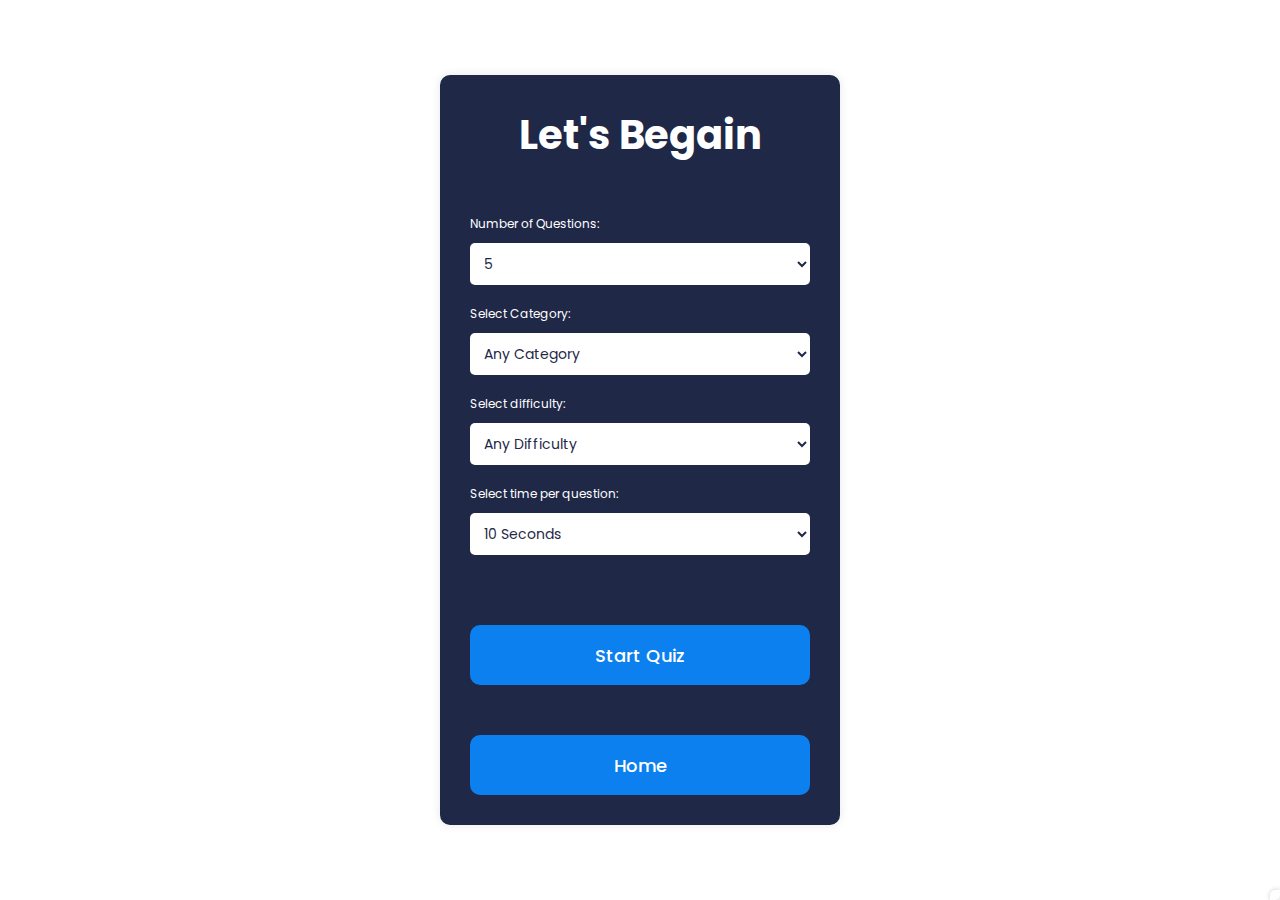
<file: index.html>
<!DOCTYPE html>
<html lang="en">
  <head>
    <meta charset="UTF-8" />
    <meta http-equiv="X-UA-Compatible" content="IE=edge" />
    <meta name="viewport" content="width=device-width, initial-scale=1.0" />
    <link
      rel="stylesheet"
      href="https://cdnjs.cloudflare.com/ajax/libs/font-awesome/6.2.1/css/all.min.css"
      integrity="sha512-MV7K8+y+gLIBoVD59lQIYicR65iaqukzvf/nwasF0nqhPay5w/9lJmVM2hMDcnK1OnMGCdVK+iQrJ7lzPJQd1w=="
      crossorigin="anonymous"
      referrerpolicy="no-referrer"
    />
    <link rel="stylesheet" href="style.css" />
    <title>Let's Begain</title>
  </head>
  <body>
    <div class="container">
      <div class="start-screen">
        <h1 class="heading">Let's Begain</h1>
        <div class="settings">
          <label for="num-questions">Number of Questions:</label>
          <select id="num-questions">
            <option value="5">5</option>
            <option value="10">10</option>
            <option value="15">15</option>
            <option value="20">20</option>
            <option value="20">30</option>
            <option value="20">40</option>
            <option value="20">50</option>
          </select>
          <label for="category">Select Category:</label>
          <select id="category">
            <option value="">any category</option>
            <option value="9">general knowledge</option>
            <option value="10">books</option>
            <option value="11">films</option>
            <option value="12">music</option>
            <option value="14">television</option>
            <option value="15">video games</option>
            <option value="16">board games</option>
            <option value="17">science and nature</option>
            <option value="18">computers</option>
            <option value="19">mathematics</option>
            <option value="20">mythology</option>
            <option value="21">sports</option>
            <option value="22">geography</option>
            <option value="23">history</option>
            <option value="24">politics</option>
            <option value="25">art</option>
            <option value="28">vehicles</option>
          </select>
          <label for="difficulty">Select difficulty:</label>
          <select id="difficulty">
            <option value="">any difficulty</option>
            <option value="easy">easy</option>
            <option value="medium">medium</option>
            <option value="hard">hard</option>
          </select>
          <label for="time">Select time per question:</label>
          <select id="time">
            <option value="10">10 seconds</option>
            <option value="15">15 seconds</option>
            <option value="20">20 seconds</option>
            <option value="25">25 seconds</option>
            <option value="30">30 seconds</option>
            <option value="60">60 seconds</option>
          </select>
        </div>
        <button class="btn start">Start Quiz</button>
        <button class="btn start" onclick="location.href='homepage.html'">Home</button>
      </div>
      <div class="quiz hide">
        <div class="timer">
          <div class="progress">
            <div class="progress-bar"></div>
            <span class="progress-text"></span>
          </div>
        </div>
        <div class="question-wrapper">
          <div class="number">
            Question <span class="current">1</span>
            <span class="total">/10</span>
          </div>
          <div class="question">This is a question This is a question?</div>
        </div>
        <div class="answer-wrapper">
          <div class="answer selected">
            <span class="text">answer</span>
            <span class="checkbox">
              <i class="fas fa-check"></i>
            </span>
          </div>
        </div>
        <button class="btn submit" disabled>Submit</button>
        <button class="btn next">Next</button>
      </div>
      <div class="end-screen hide">
        <h1 class="heading">Quiz App</h1>
        <div class="score">
          <span class="score-text">Your score:</span>
          <div>
            <span class="final-score">0</span>
            <span class="total-score">/10</span>
          </div>
        </div>
        <button class="btn restart">Restart Quiz</button>
      </div>
    </div>

    <script src="script.js"></script>
  </body>
</html>
</file>
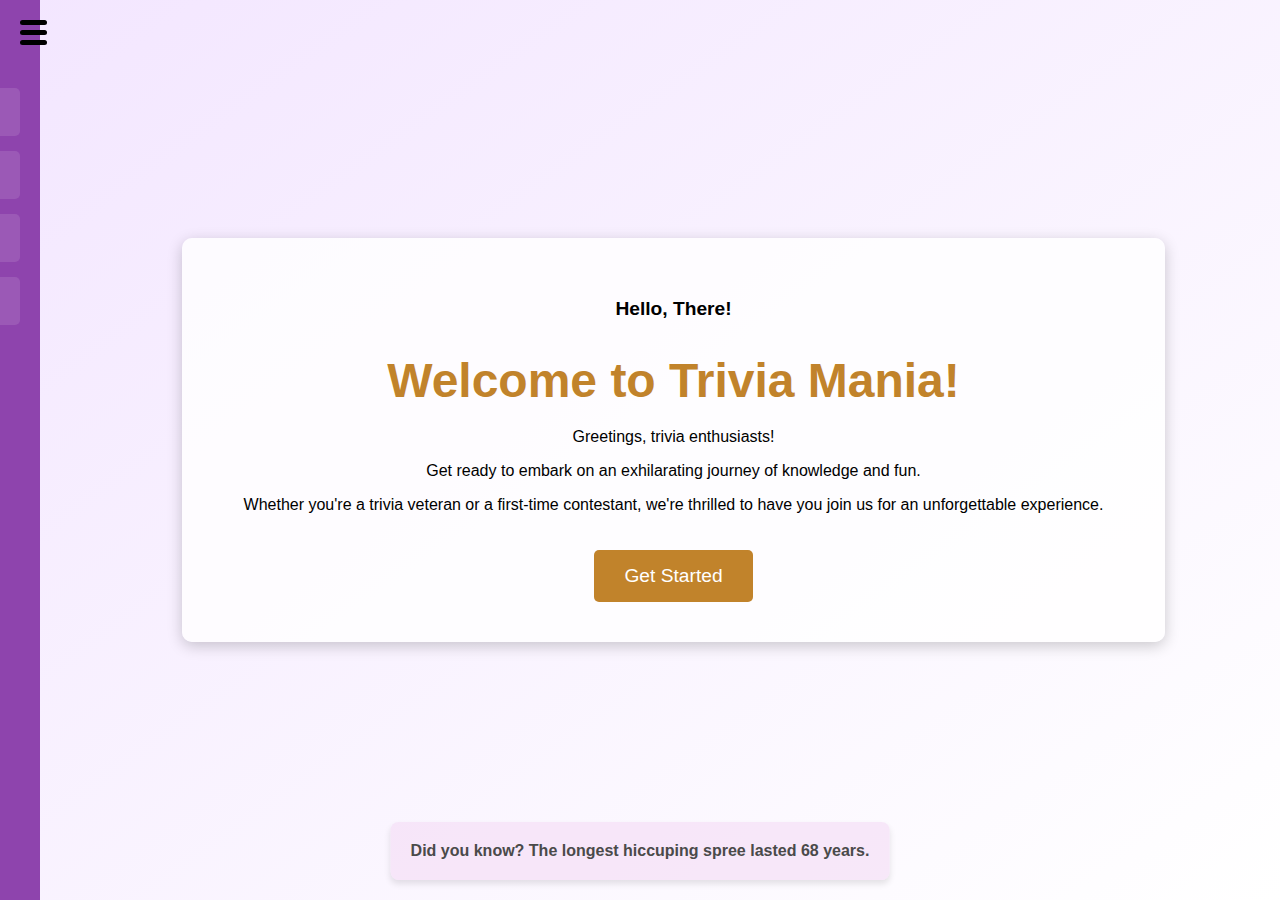
<file: homepage.html>
<!DOCTYPE html>
<html lang="en">
<head>
  <meta charset="UTF-8">
  <meta name="viewport" content="width=device-width, initial-scale=1.0">
  <title>Trivia Game Show - Home</title>
  <style>
    body {
      margin: 0;
      font-family: 'Arial', sans-serif;
      background: url(https://static.vecteezy.com/system/resources/previews/006/623/588/large_2x/abstract-comics-book-background-with-halftone-element-vintage-superhero-poster-backdrop-free-vector.jpg) no-repeat center center fixed, linear-gradient(to bottom right, #f3e6ff, #ffffff);
      background-size: cover;
      background-attachment: fixed;
      display: flex;
      flex-direction: column;
      justify-content: space-between;
      height: 100vh;
      overflow: hidden;
    }

    .container {
      display: flex;
      height: 100%;
      animation: slideIn 1s ease-in-out;
    }

    .sidebar {
      width: 250px;
      background: #8e44ad;
      color: white;
      display: flex;
      flex-direction: column;
      align-items: center;
      justify-content: flex-start;
      padding: 20px;
      position: fixed;
      left: -250px; /* Initially off-screen */
      top: 0;
      height: 100%;
      transition: left 0.3s ease-in-out;
    }

    .sidebar h2 {
      margin-bottom: 20px;
      font-size: 1.5rem;
      font-weight: bold;
    }

    .sidebar button {
      background: #9b59b6;
      color: white;
      border: none;
      border-radius: 5px;
      padding: 15px;
      margin-bottom: 15px;
      cursor: pointer;
      font-size: 1rem;
      width: 100%;
      transition: transform 0.3s ease, background-color 0.3s ease;
    }

    .sidebar button:hover {
      background: #7d3c98;
      transform: scale(1.05);
    }

    .content {
      width: 100%;
      display: flex;
      flex-direction: column;
      justify-content: center;
      align-items: center;
      text-align: center;
      animation: fadeInContent 1.5s ease-out;
      flex-grow: 1;
      padding: 30px;
    }

    /* Animation for content fade-in */
    @keyframes fadeInContent {
      0% {
        opacity: 0;
      }
      100% {
        opacity: 1;
      }
    }

    .content h1 {
      color: #c1832b; /* Updated color */
      font-size: 3rem;
      margin-bottom: 20px;
      animation: slideUp 1s ease-out;
    }

    /* Slide-up animation for header */
    @keyframes slideUp {
      0% {
        transform: translateY(50px);
        opacity: 0;
      }
      100% {
        transform: translateY(0);
        opacity: 1;
      }
    }

    .welcome-message {
      margin-bottom: 20px;
      font-size: 1.5rem;
      color: white;
      animation: fadeInMessage 2s ease-out;
    }

    /* Fade-in message animation */
    @keyframes fadeInMessage {
      0% {
        opacity: 0;
      }
      100% {
        opacity: 1;
      }
    }

    .reminder-btn {
      background: #c1832b; /* Updated color for the button */
      color: white;
      border: none;
      border-radius: 5px;
      padding: 15px 30px;
      margin-top: 20px;
      cursor: pointer;
      font-size: 1.2rem;
      transition: background-color 0.3s ease, transform 0.3s ease;
    }

    .reminder-btn:hover {
      background-color: #a47125; /* Slightly darker color */
      transform: scale(1.05);
    }

    /* Fun Fact section */
    .fun-fact {
      font-size: 1rem;
      color: #4a4a4a;
      font-weight: bold;
      padding: 20px;
      background-color: rgba(243, 220, 245, 0.614);
      border-radius: 8px;
      box-shadow: 0px 4px 6px rgba(0, 0, 0, 0.1);
      max-width: 80%;
      text-align: center;
      position: absolute;
      left: 50%;
      bottom: 20px;
      transform: translateX(-50%);
      animation: bounce 2s ease-in-out infinite;
    }

    /* Bounce animation for Fun Fact */
    @keyframes bounce {
      0%, 100% {
        transform: translateY(0) translateX(-50%);
      }
      50% {
        transform: translateY(-10px) translateX(-50%);
      }
    }

    /* Message box container */
    .message-box {
      background-color: rgba(255, 255, 255, 0.8);
      border-radius: 10px;
      padding: 40px 30px;
      box-shadow: 0px 4px 15px rgba(0, 0, 0, 0.2);
      margin-bottom: 20px;
      width: 80%;
      text-align: center;
      animation: slideInMessageBox 1s ease-in-out;
    }

    /* Slide-in animation for the message box */
    @keyframes slideInMessageBox {
      0% {
        opacity: 0;
        transform: translateY(50px);
      }
      100% {
        opacity: 1;
        transform: translateY(0);
      }
    }

    /* Hamburger menu styles */
    .hamburger {
      display: flex;
      flex-direction: column;
      justify-content: space-between;
      width: 30px;
      height: 25px;
      cursor: pointer;
      z-index: 2;
      margin: 20px;
    }

    .hamburger div {
      width: 100%;
      height: 5px;
      background-color: #000000;
      border-radius: 5px;
    }

    /* Toggle Sidebar Visibility */
    .sidebar.active {
      left: 0;
      right: 0; /* Sidebar slides in */
    }
    
    /* Hello, Person message style */
    .hello-person {
      color: black; /* Black color for the greeting */
      font-size: 1.2rem;
      margin-top: 20px;
      font-weight: bold;
    }
  </style>
</head>
<body>
  <div class="container">
    <div class="hamburger" onclick="toggleSidebar()">
      <div></div>
      <div></div>
      <div></div>
    </div>

    <div class="sidebar" id="sidebar">
      <h2>Menu</h2>
      <button onclick="location.href='index.html'">Trivia</button>
      <button onclick="window.location='instructions.html'">Instructions</button>
      <button onclick="location.href='profile.html'">Profile</button>
      <button onclick="location.href='main.html'">Logout</button>
    </div>

    <div class="content">
      <div class="message-box">
        <div class="hello-person" id="helloPerson"></div> <!-- Hello message dynamically updated -->
        <div class="welcome-message" id="welcomeMessage"></div>
        <h1>Welcome to Trivia Mania!</h1>
        <p>Greetings, trivia enthusiasts!</p>
        <p>Get ready to embark on an exhilarating journey of knowledge and fun.</p>
        <p>Whether you're a trivia veteran or a first-time contestant, we're thrilled to have you join us for an unforgettable experience.</p>
        <button class="reminder-btn" onclick="location.href='index.html'">Get Started</button>
      </div>
    </div>
    <div id="funFact" class="fun-fact"></div>  
  </div>

  <script>
    // Retrieve the user's name from localStorage (if available)
    const userName = localStorage.getItem('userName');

    // If userName is available, display it
    if (userName) {
      document.getElementById('helloPerson').textContent = `Hello, ${userName}!`;
    } else {
      document.getElementById('helloPerson').textContent = 'Hello, There!';
    }

    // Fun facts array
    const funFacts = [
      "Fun Fact: A group of flamingos is called a 'flamboyance'.",
      "Here's a cool fact: A day on Venus is longer than a year on Venus!",
      "Did you know? Bananas are berries, but strawberries are not!",
      "Fun Fact: The Eiffel Tower can grow by more than 6 inches in the summer due to the expansion of the iron in the heat.",
      "Did you know? The longest hiccuping spree lasted 68 years.",
      "Fun Fact: The shortest war in history was between Britain and Zanzibar on August 27, 1896. Zanzibar surrendered after 38 minutes."
    ];

    // Function to get a random fun fact
    const randomFact = funFacts[Math.floor(Math.random() * funFacts.length)];
    document.getElementById('funFact').textContent = randomFact;

    // Function to toggle the sidebar visibility
    function toggleSidebar() {
      document.getElementById('sidebar').classList.toggle('active');
    }
  </script>
</body>
</html>
</file>
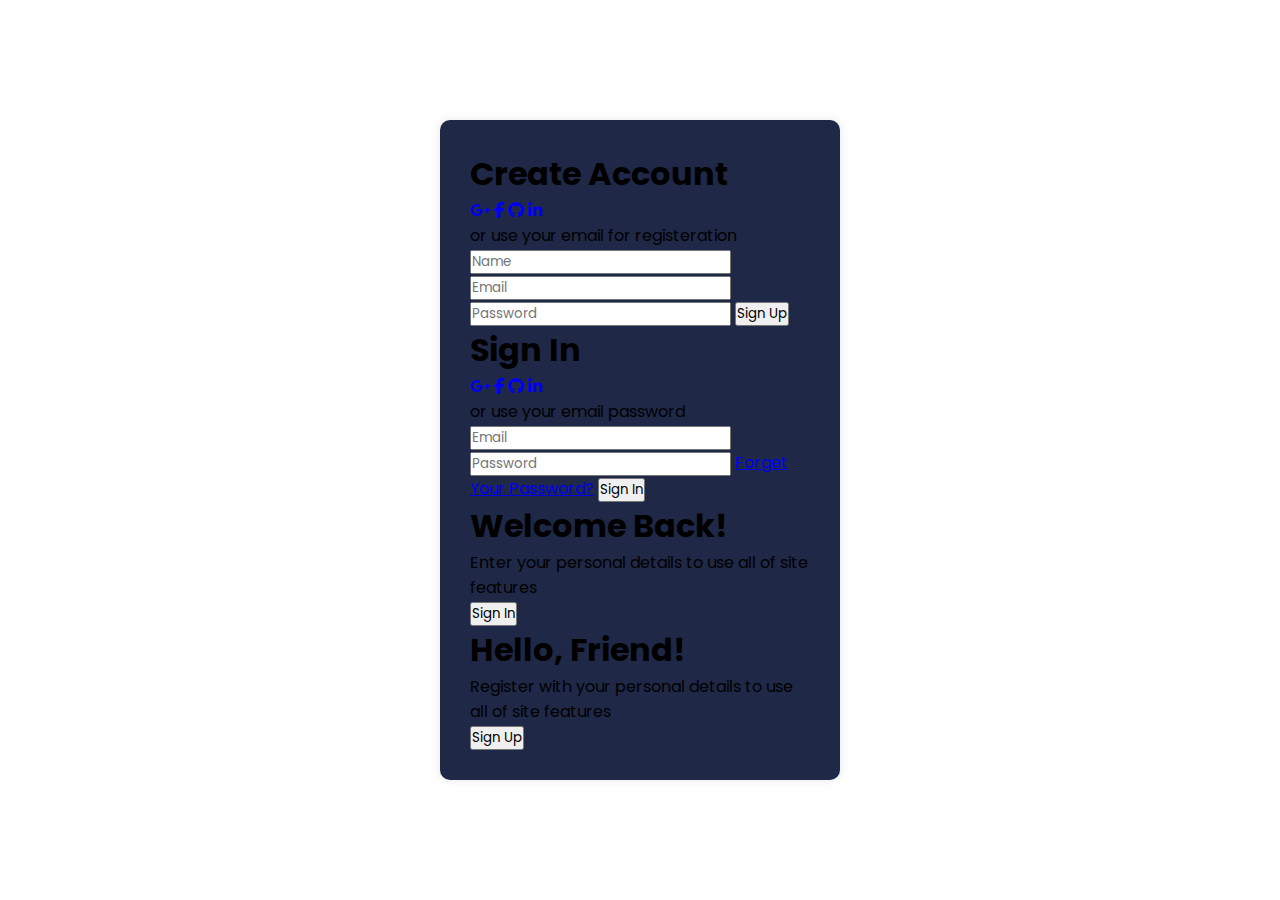
<file: index1.html>
<!DOCTYPE html>
<html lang="en">

<head>
    <meta charset="UTF-8">
    <meta name="viewport" content="width=device-width, initial-scale=1.0">
    <link rel="stylesheet" href="https://cdnjs.cloudflare.com/ajax/libs/font-awesome/6.4.2/css/all.min.css">
    <link rel="stylesheet" href="style.css">
    <title>Modern Login Page | AsmrProg</title>
</head>

<body>

    <div class="container" id="container">
        <div class="form-container sign-up">
            <form>
                <h1>Create Account</h1>
                <div class="social-icons">
                    <a href="#" class="icon"><i class="fa-brands fa-google-plus-g"></i></a>
                    <a href="#" class="icon"><i class="fa-brands fa-facebook-f"></i></a>
                    <a href="#" class="icon"><i class="fa-brands fa-github"></i></a>
                    <a href="#" class="icon"><i class="fa-brands fa-linkedin-in"></i></a>
                </div>
                <span>or use your email for registeration</span>
                <input type="text" placeholder="Name">
                <input type="email" placeholder="Email">
                <input type="password" placeholder="Password">
                <button>Sign Up</button>
            </form>
        </div>
        <div class="form-container sign-in">
            <form>
                <h1>Sign In</h1>
                <div class="social-icons">
                    <a href="#" class="icon"><i class="fa-brands fa-google-plus-g"></i></a>
                    <a href="#" class="icon"><i class="fa-brands fa-facebook-f"></i></a>
                    <a href="#" class="icon"><i class="fa-brands fa-github"></i></a>
                    <a href="#" class="icon"><i class="fa-brands fa-linkedin-in"></i></a>
                </div>
                <span>or use your email password</span>
                <input type="email" placeholder="Email">
                <input type="password" placeholder="Password">
                <a href="#">Forget Your Password?</a>
                <button onclick="window.location.href='quiz.html'">Sign In</button>
            </form>
        </div>
        <div class="toggle-container">
            <div class="toggle">
                <div class="toggle-panel toggle-left">
                    <h1>Welcome Back!</h1>
                    <p>Enter your personal details to use all of site features</p>
                    <button class="hidden" id="login">Sign In</button>
                </div>
                <div class="toggle-panel toggle-right">
                    <h1>Hello, Friend!</h1>
                    <p>Register with your personal details to use all of site features</p>
                    <button class="hidden" id="register">Sign Up</button>
                </div>
            </div>
        </div>
    </div>

    <script src="script.js"></script>
</body>

</html>
</file>
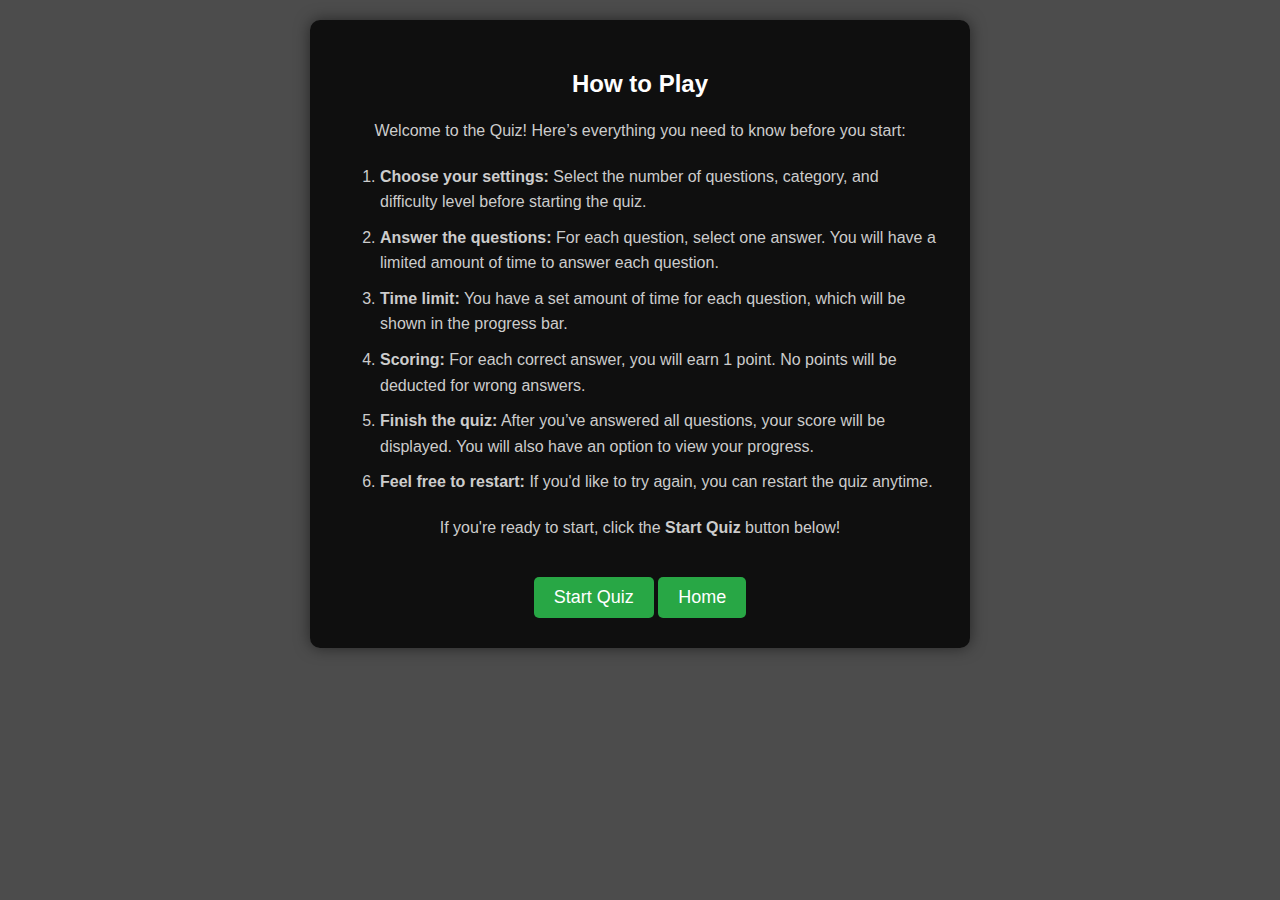
<file: instructions.html>
<!DOCTYPE html>
<html lang="en">
<head>
    <meta charset="UTF-8">
    <meta name="viewport" content="width=device-width, initial-scale=1.0">
    <title>Document</title>
    <style>
        .instructions-screen {
  display: none; /* Hidden by default, will be shown before starting the quiz */
  position: absolute;
  top: 0;
  left: 0;
  width: 100%;
  height: 100%;
  background-color: rgba(0, 0, 0, 0.7);
  color: #fff;
  padding: 20px;
  box-sizing: border-box;
  font-family: 'Arial', sans-serif;
  text-align: center;
}

.instructions-content {
  background: rgba(0, 0, 0, 0.8);
  border-radius: 10px;
  padding: 30px;
  max-width: 600px;
  margin: auto;
  box-shadow: 0 0 15px rgba(0, 0, 0, 0.5);
}

.instructions-content h2 {
  color: #fff;
  font-size: 24px;
  margin-bottom: 20px;
}

.instructions-content p,
.instructions-content ol {
  color: #ccc;
  font-size: 16px;
  line-height: 1.6;
}

.instructions-content ol {
  text-align: left;
  margin: 20px 0;
}

.instructions-content li {
  margin: 10px 0;
}

.instructions-content .start-quiz-btn {
  background-color: #28a745;
  color: white;
  padding: 10px 20px;
  border: none;
  border-radius: 5px;
  font-size: 18px;
  cursor: pointer;
  margin-top: 20px;
}

.instructions-content .start-quiz-btn:hover {
  background-color: #218838;
}

    </style>
</head>
<body>
<div class="instructions-screen">
    <div class="instructions-content">
      <h2>How to Play</h2>
      <p>Welcome to the Quiz! Here’s everything you need to know before you start:</p>
      <ol>
        <li><strong>Choose your settings:</strong> Select the number of questions, category, and difficulty level before starting the quiz.</li>
        <li><strong>Answer the questions:</strong> For each question, select one answer. You will have a limited amount of time to answer each question.</li>
        <li><strong>Time limit:</strong> You have a set amount of time for each question, which will be shown in the progress bar.</li>
        <li><strong>Scoring:</strong> For each correct answer, you will earn 1 point. No points will be deducted for wrong answers.</li>
        <li><strong>Finish the quiz:</strong> After you’ve answered all questions, your score will be displayed. You will also have an option to view your progress.</li>
        <li><strong>Feel free to restart:</strong> If you'd like to try again, you can restart the quiz anytime.</li>
      </ol>
      <p>If you're ready to start, click the <strong>Start Quiz</strong> button below!</p>
      <button class="start-quiz-btn" onclick="window.location='index.html'">Start Quiz</button>
      <button class="start-quiz-btn" onclick="window.location='homepage.html'">Home</button>
    </div>
  </div>
  <script>
    
const instructionsScreen = document.querySelector('.instructions-screen');
const startQuizButton = document.querySelector('.start-quiz-btn');
const startScreen = document.querySelector('.start-screen');

window.addEventListener('load', () => {
  instructionsScreen.style.display = 'block';
});


startQuizButton.addEventListener('click', () => {
  instructionsScreen.style.display = 'none';
  startScreen.style.display = 'block'; 
});

  </script>
</body>
</html>
</file>
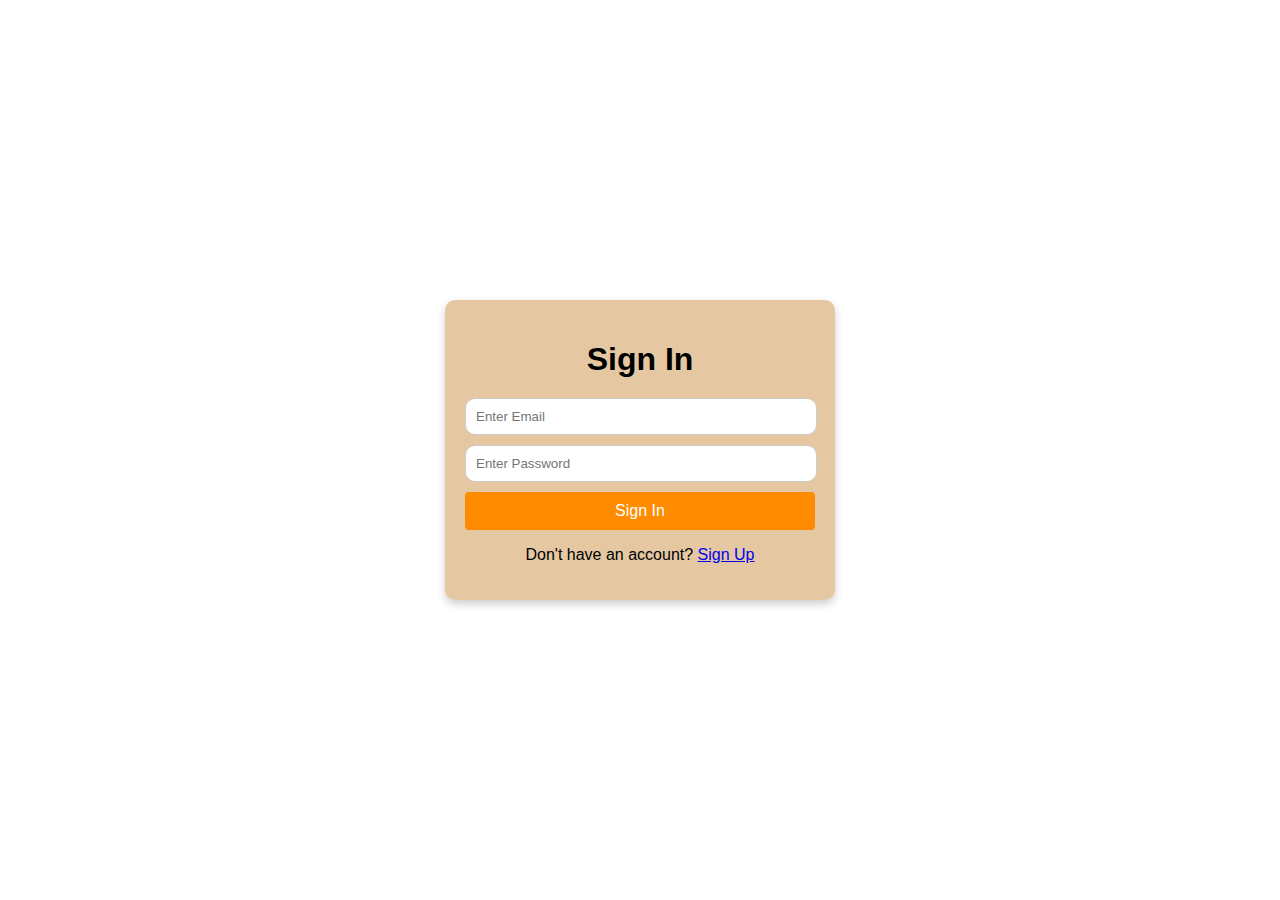
<file: login.html>
<!DOCTYPE html>
<html lang="en">
<head>
  <meta charset="UTF-8">
  <meta name="viewport" content="width=device-width, initial-scale=1.0">
  <title>Sign In</title>
  <style>
    body {
      font-family: Arial, sans-serif;
      margin: 0;
      padding: 0;
      display: flex;
      justify-content: center;
      align-items: center;
      height: 100vh;
      overflow: hidden;
      position: relative;
    }

    /* Background image container */
    .background {
      position: absolute;
      top: 0;
      left: 0;
      width: 100%;
      height: 100%;
      background: url('https://i.pinimg.com/originals/db/34/d4/db34d40b271fb59477621550bf73ea0b.jpg') no-repeat center center / cover;
      filter: blur(4px); /* Apply the blur effect */
      z-index: -1; /* Ensure it stays behind the form */
    }

    .form-container {
      width: 350px;
      background: rgba(222, 184, 135, 0.779);
      padding: 20px;
      border-radius: 10px;
      box-shadow: 0 4px 8px rgba(0, 0, 0, 0.2);
      z-index: 1; /* Ensure it appears above the blurred background */
    }
    h1 {
      margin-bottom: 20px;
      text-align: center;
      color: black;
    }
    input {
      width: 100%;
      padding: 10px;
      margin-bottom: 10px;
      border: 1px solid #ccc;
      border-radius: 10px;
    }
    button {
      width: 100%;
      padding: 10px;
      background: #ff8c00;
      color: white;
      border: none;
      border-radius: 4px;
      cursor: pointer;
      font-size: 1rem;
      align-self: center;
    }
    button:hover {
      background: #d46a00;
    }
    .error {
      margin-top: 10px;
      color: red;
      font-size: 0.9em;
      text-align: center;
    }
    .forgot-password {
      display: block;
      text-align: center;
      margin-top: 10px;
      color: #007bff;
      cursor: pointer;
    }
    .forgot-password:hover {
      text-decoration: underline;
    }
    .additional-link {
      text-align: center;
      margin-top: 20px;
    }
    .additional-link a {
      color: #007bff;
      text-decoration: none;
      font-size: 0.9rem;
    }
    .additional-link a:hover {
      text-decoration: underline;
    }
    input {
      width: 330px;
    }
  </style>
</head>
<body>
    <div class="background"></div> <!-- Blurred background image -->

    <div class="form-container">
      <h1>Sign In</h1>
      <input type="email" id="email" placeholder="Enter Email" required>
      <input type="password" id="password" placeholder="Enter Password" required>
      <button id="signinBtn">Sign In</button>
      <div class="error" id="error"></div>
      <p style="text-align:center;">Don't have an account? <a href="singup.html">Sign Up</a></p>
    </div>
  
    <script>
      document.getElementById('signinBtn').addEventListener('click', () => {
        const email = document.getElementById('email').value;
        const password = document.getElementById('password').value;
        const errorDiv = document.getElementById('error');
  
        // Clear previous error message
        errorDiv.textContent = '';
  
        // Email validation (check if it's in a valid email format)
        const emailPattern = /^[a-zA-Z0-9._-]+@[a-zA-Z0-9.-]+\.[a-zA-Z]{2,6}$/;
        if (!email.match(emailPattern)) {
          errorDiv.textContent = 'Please enter a valid email address.';
          return; // Stop further execution if email is invalid
        }
  
        // If email is valid, proceed with password check
        const storedEmail = localStorage.getItem('userEmail');
        const storedPassword = localStorage.getItem('userPassword');
  
        // Validate stored email and password
        if (email === storedEmail && password === storedPassword) {
          window.location.href = 'homepage.html'; // Redirect to homepage
        } else {
          errorDiv.textContent = 'Invalid email or password.';
        }
      });
    </script>
  </body>
</html>
</file>
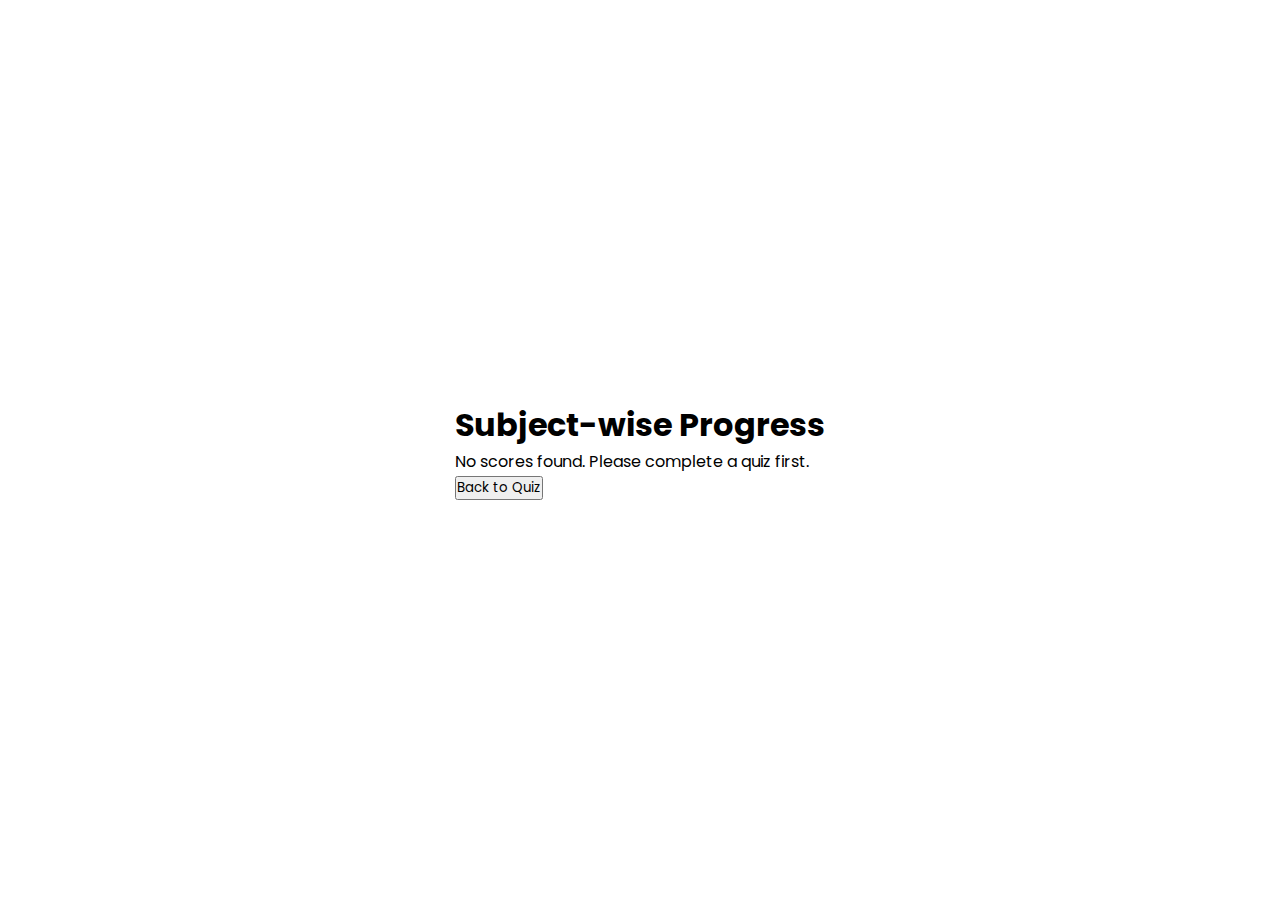
<file: score.html>
<!DOCTYPE html>
<html lang="en">
<head>
  <meta charset="UTF-8">
  <meta name="viewport" content="width=device-width, initial-scale=1.0">
  <title>Progress Analysis</title>
  <link rel="stylesheet" href="style.css">
</head>
<body>
  <div class="progress-container">
    <h1>Subject-wise Progress</h1>
    <div id="subjectScores"></div>  <!-- Scores will be displayed here -->
    <button onclick="window.location.href='index.html';">Back to Quiz</button>
  </div>

  <script>
    window.onload = function() {
      const subjectScoresDiv = document.getElementById('subjectScores');
      const storedScores = localStorage;

      if (Object.keys(storedScores).length === 0) {
        subjectScoresDiv.innerHTML = "<p>No scores found. Please complete a quiz first.</p>";
        return;
      }

      let scoreHtml = "<ul>";
      for (let subject in storedScores) {
        if (subject !== 'userEmail' && subject !== 'userPassword') { // Avoid storing email/password
          scoreHtml += `<li>${subject}: ${storedScores[subject]} / 10</li>`;
        }
      }
      scoreHtml += "</ul>";

      subjectScoresDiv.innerHTML = scoreHtml;
    };
  </script>
</body>
</html>
</file>
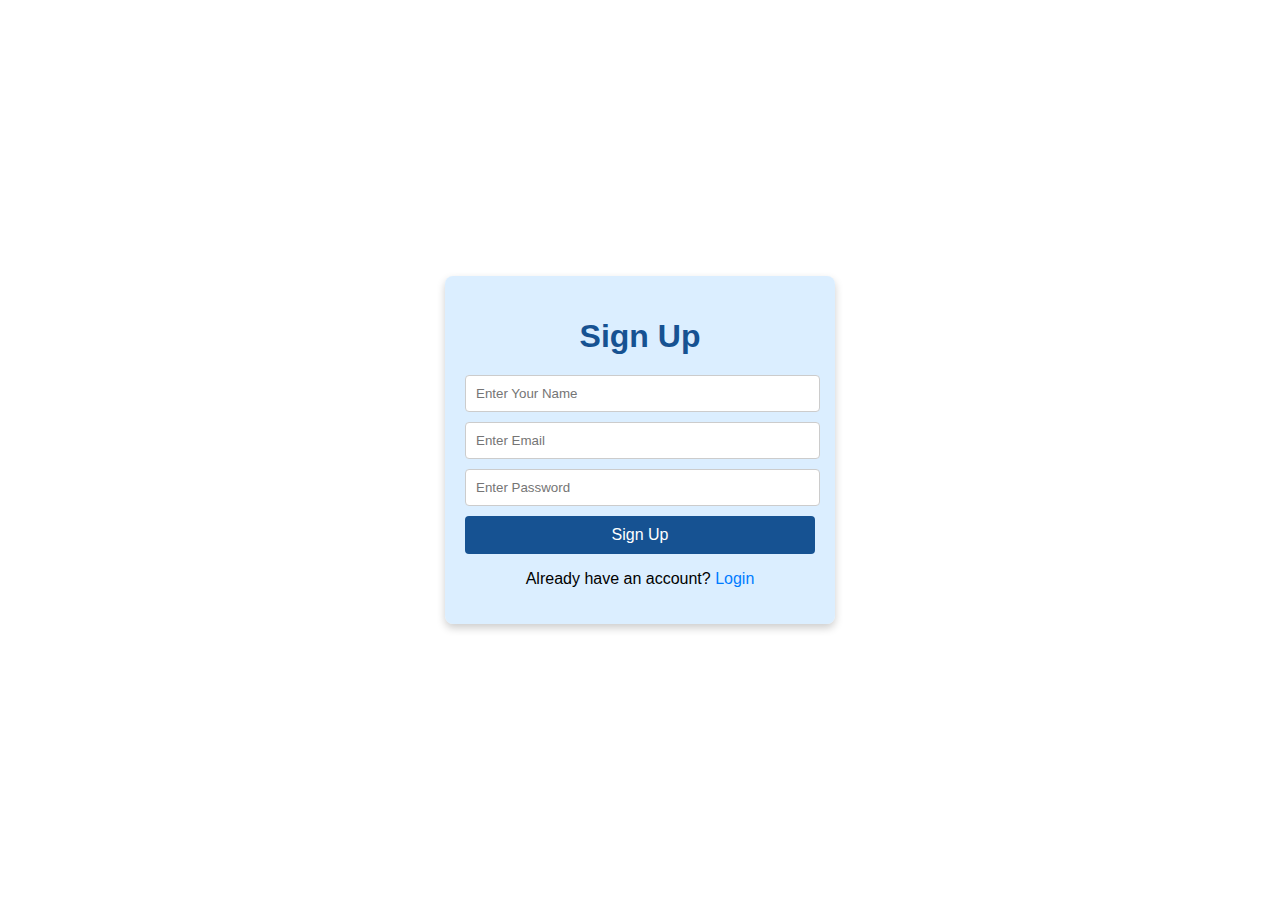
<file: singup.html>
<!DOCTYPE html>
<html lang="en">
<head>
  <meta charset="UTF-8">
  <meta name="viewport" content="width=device-width, initial-scale=1.0">
  <title>Sign Up</title>
  <style>
    body {
      font-family: Arial, sans-serif;
      margin: 0;
      padding: 0;
      display: flex;
      justify-content: center;
      align-items: center;
      height: 100vh;
      overflow: hidden;
      position: relative;
    }

    /* Background image container */
    .background {
      position: absolute;
      top: 0;
      left: 0;
      width: 100%;
      height: 100%;
      background: url('https://i.pinimg.com/originals/db/34/d4/db34d40b271fb59477621550bf73ea0b.jpg') no-repeat center center / cover;
      filter: blur(4px); /* Apply blur effect */
      z-index: -1; /* Ensure it stays behind the form */
    }

    .form-container {
      width: 350px;
      background: rgba(204, 231, 255, 0.7);
      padding: 20px;
      border-radius: 8px;
      box-shadow: 0 4px 8px rgba(0, 0, 0, 0.2);
      z-index: 1; /* Ensure it appears above the blurred background */
    }

    h1 {
      margin-bottom: 20px;
      text-align: center;
      color: #165292;
    }

    input {
      width: 95%;
      padding: 10px;
      margin-bottom: 10px;
      border: 1px solid #ccc;
      border-radius: 4px;
    }

    button {
      width: 100%;
      padding: 10px;
      background: #165292;
      color: white;
      border: none;
      border-radius: 4px;
      cursor: pointer;
      font-size: 1rem;
    }

    button:hover {
      background: #0056b3;
    }

    .error {
      margin-top: 10px;
      color: red;
      font-size: 0.9em;
      text-align: center;
    }

    a {
      text-decoration: none;
      color: #007bff;
    }

    a:hover {
      text-decoration: underline;
    }
  </style>
</head>
<body>
  <div class="background"></div> <!-- Blurred background image -->

  <div class="form-container">
    <h1>Sign Up</h1>
    <input type="text" id="signupName" placeholder="Enter Your Name" required>
    <input type="email" id="signupEmail" placeholder="Enter Email" required>
    <input type="password" id="signupPassword" placeholder="Enter Password" required>
    <button id="signupBtn">Sign Up</button>
    <div class="error" id="error"></div>
    <p style="text-align:center;">Already have an account? <a href="login.html">Login</a></p>
  </div>

  <script>
    document.getElementById('signupBtn').addEventListener('click', () => {
      const name = document.getElementById('signupName').value;
      const email = document.getElementById('signupEmail').value;
      const password = document.getElementById('signupPassword').value;
      const errorDiv = document.getElementById('error');

      // Clear previous error messages
      errorDiv.textContent = '';

      // Validate name
      if (!name) {
        errorDiv.textContent = 'Please enter your name.';
        return;
      }

      // Validate email format
      const emailPattern = /^[a-zA-Z0-9._-]+@[a-zA-Z0-9.-]+\.[a-zA-Z]{2,6}$/;
      if (!email.match(emailPattern)) {
        errorDiv.textContent = 'Please enter a valid email address.';
        return;
      }

      // Store name, email, and password in localStorage
      localStorage.setItem('userName', name);
      localStorage.setItem('userEmail', email);
      localStorage.setItem('userPassword', password);

      alert('Sign-Up Successful! You can now log in.');
      window.location.href = 'login.html';  // Redirect to login page
    });
  </script>
</body>
</html>
</file>
<file: style.css>
@import url(https://fonts.googleapis.com/css?family=Poppins:100,100italic,200,200italic,300,300italic,regular,italic,500,500italic,600,600italic,700,700italic,800,800italic,900,900italic);

* {
  margin: 0;
  padding: 0;
  box-sizing: border-box;
  font-family: "Poppins", sans-serif;
}

body {
  min-height: 100vh;
  display: flex;
  align-items: center;
  justify-content: center;
  background: #dddfeb;
  background: url(https://static.vecteezy.com/system/resources/previews/035/691/234/original/blue-and-white-background-wave-pattern-free-vector.jpg);
  transition: background 1s ease-in-out; /* Smooth background transition */
}

.container {
  position: relative;
  width: 100%;
  max-width: 400px;
  background: #1f2847;
  padding: 30px;
  overflow: hidden;
  border-radius: 10px;
  box-shadow: 0 0 10px rgba(0, 0, 0, 0.1);
  transition: transform 0.5s ease, box-shadow 0.5s ease; /* Transition for container scaling and shadow */
}

.container:hover {
  transform: scale(1.05); /* Slight zoom effect */
  box-shadow: 0 4px 20px rgba(0, 0, 0, 0.2); /* Subtle shadow effect on hover */
}

.heading {
  text-align: center;
  font-size: 40px;
  color: #fff;
  margin-bottom: 50px;
  transition: color 0.3s ease; /* Smooth color transition */
}

label {
  display: block;
  font-size: 12px;
  margin-bottom: 10px;
  color: #fff;
}

select {
  width: 100%;
  padding: 10px;
  border: none;
  text-transform: capitalize;
  border-radius: 5px;
  margin-bottom: 20px;
  background: #fff;
  color: #1f2847;
  font-size: 14px;
  transition: background-color 0.3s ease, border-color 0.3s ease; /* Smooth background and border transition */
}

select:focus {
  background-color: #e3e3e3; /* Lighter background on focus */
  border-color: #0c80ef; /* Border color changes on focus */
}

.start-screen .btn {
  margin-top: 50px;
}

.hide {
  display: none;
}

.timer {
  width: 100%;
  height: 100px;
  display: flex;
  align-items: center;
  justify-content: center;
  flex-direction: column;
  margin-bottom: 30px;
}
.timer .progress {
  position: relative;
  width: 100%;
  height: 40px;
  background: transparent;
  border-radius: 30px;
  overflow: hidden;
  margin-bottom: 10px;
  border: 3px solid #3f4868;
}
.timer .progress .progress-bar {
  width: 100%;
  height: 100%;
  border-radius: 30px;
  overflow: hidden;
  background: linear-gradient(to right, #ea517c, #b478f1);
  transition: 1s linear;
}
.timer .progress .progress-text {
  position: absolute;
  top: 50%;
  left: 50%;
  transform: translate(-50%, -50%);
  color: #fff;
  font-size: 16px;
  font-weight: 500;
}
.question-wrapper .number {
  color: #a2aace;
  font-size: 25px;
  font-weight: 500;
  margin-bottom: 20px;
}

.question-wrapper .number .total {
  color: #576081;
  font-size: 18px;
}

.question-wrapper .question {
  color: #fff;
  font-size: 20px;
  font-weight: 500;
  margin-bottom: 20px;
}

.answer-wrapper .answer {
  width: 100%;
  height: 60px;
  padding: 20px;
  border-radius: 10px;
  color: #fff;
  border: 3px solid #3f4868;
  display: flex;
  align-items: center;
  justify-content: space-between;
  margin-bottom: 20px;
  cursor: pointer;
  transition: background-color 0.3s ease, transform 0.3s ease; /* Smooth background and transform on hover */
}

.answer .checkbox {
  width: 20px;
  height: 20px;
  border-radius: 50%;
  border: 3px solid #3f4868;
  display: flex;
  align-items: center;
  justify-content: center;
  transition: all 0.3s ease; /* Smooth transition for checkbox state */
}

.answer .checkbox i {
  color: #fff;
  font-size: 10px;
  opacity: 0;
  transition: opacity 0.3s ease; /* Smooth opacity transition for check icon */
}

.answer:hover:not(.checked) .checkbox,
.answer.selected .checkbox {
  background-color: #0c80ef;
  border-color: #0c80ef;
}

.answer.selected .checkbox i {
  opacity: 1;
}

.answer.correct {
  border-color: #3ca81c;
  background-color: #3ca81c; /* Green background for correct answer */
  transition: background-color 0.5s ease; /* Smooth background transition for correct answers */
}

.answer.wrong {
  border-color: #df3131d3;
  background-color: #df3131d3; /* Red background for wrong answer */
  transition: background-color 0.5s ease; /* Smooth background transition for wrong answers */
}

.question-wrapper,
.answer-wrapper {
  margin-bottom: 50px;
}

.btn {
  width: 100%;
  height: 60px;
  background: #0c80ef;
  border: none;
  border-radius: 10px;
  color: #fff;
  font-size: 18px;
  font-weight: 500;
  cursor: pointer;
  transition: background-color 0.3s ease; /* Smooth background color transition */
}

.btn:hover {
  background: #0a6bc5;
}

.btn:disabled {
  background: #576081;
  cursor: not-allowed;
}

.btn.next {
  display: none;
}

.end-screen .score {
  color: #fff;
  font-size: 25px;
  font-weight: 500;
  margin-bottom: 80px;
  text-align: center;
}

.score .score-text {
  color: #a2aace;
  font-size: 16px;
  font-weight: 500;
  margin-bottom: 120px;
}

@media (max-width: 468px) {
  .container {
    min-height: 100vh;
    max-width: 100%;
    border-radius: 0;
  }
}
</file>
